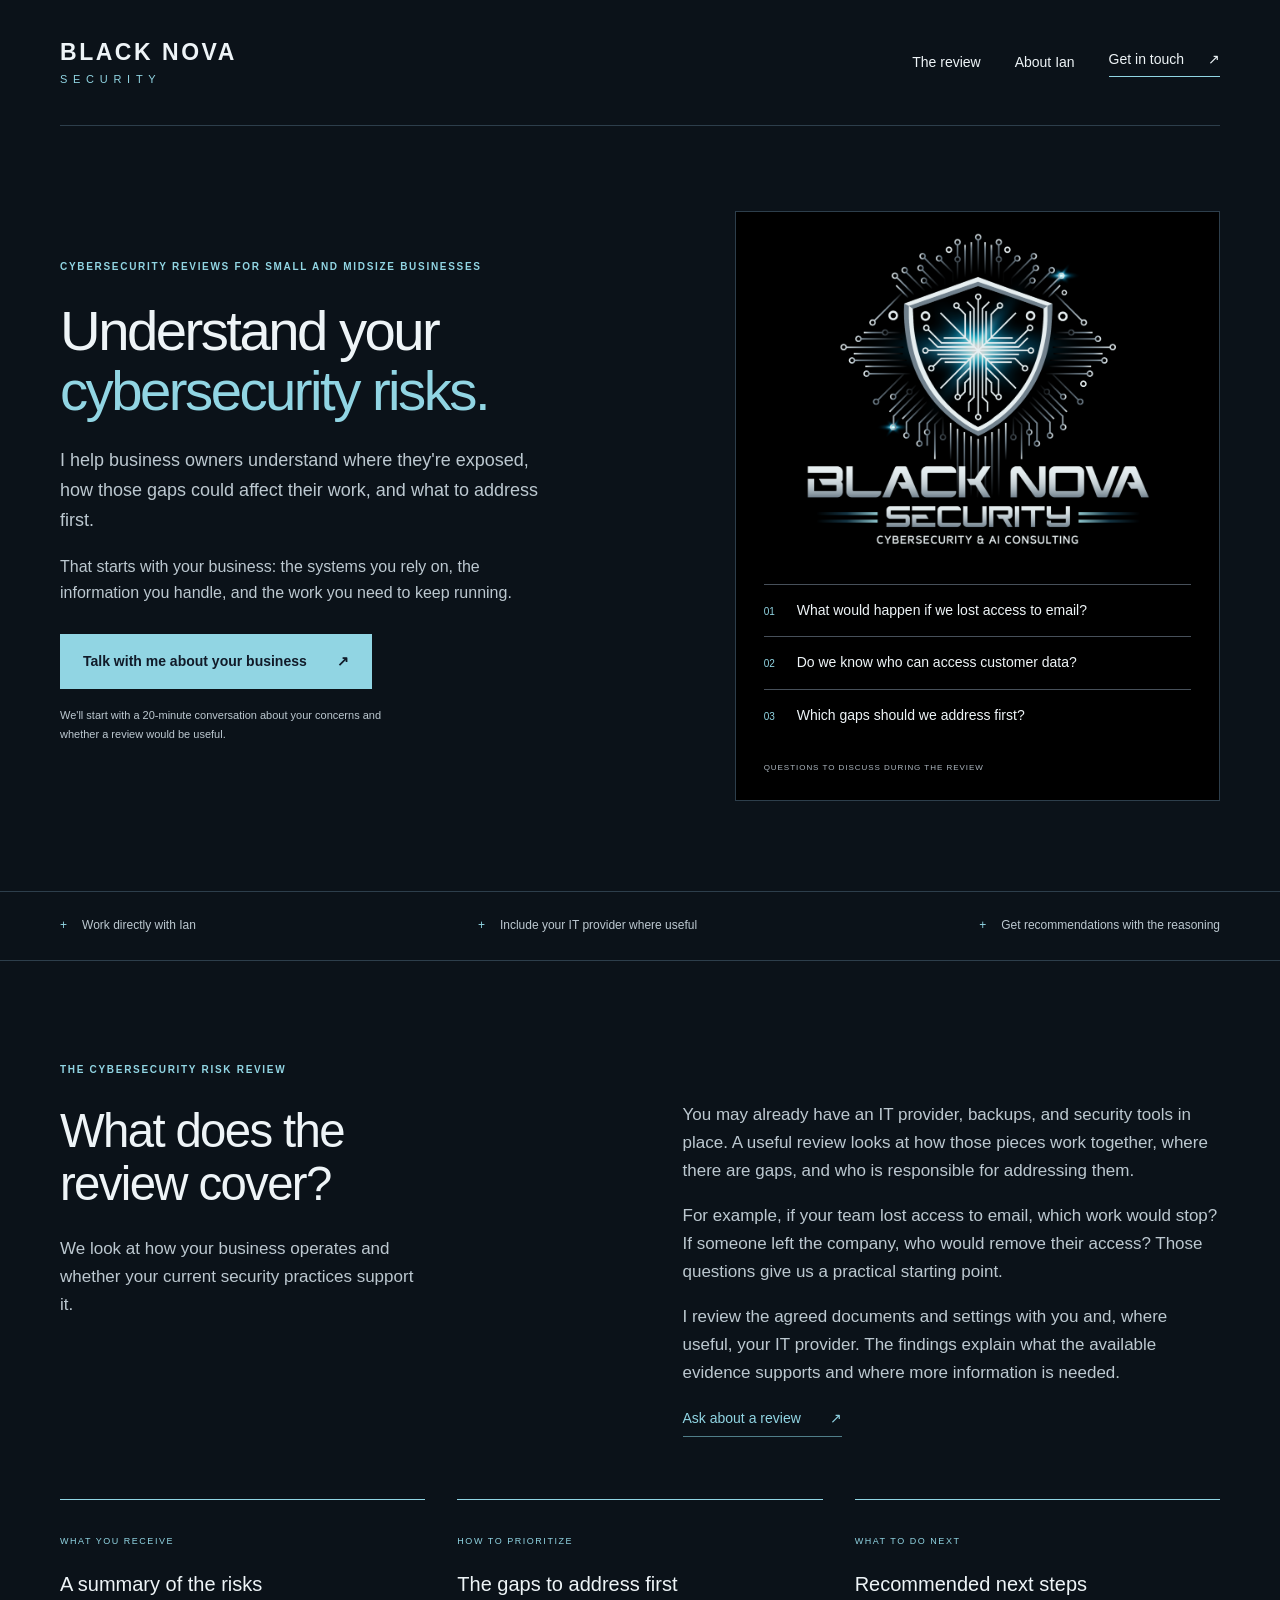
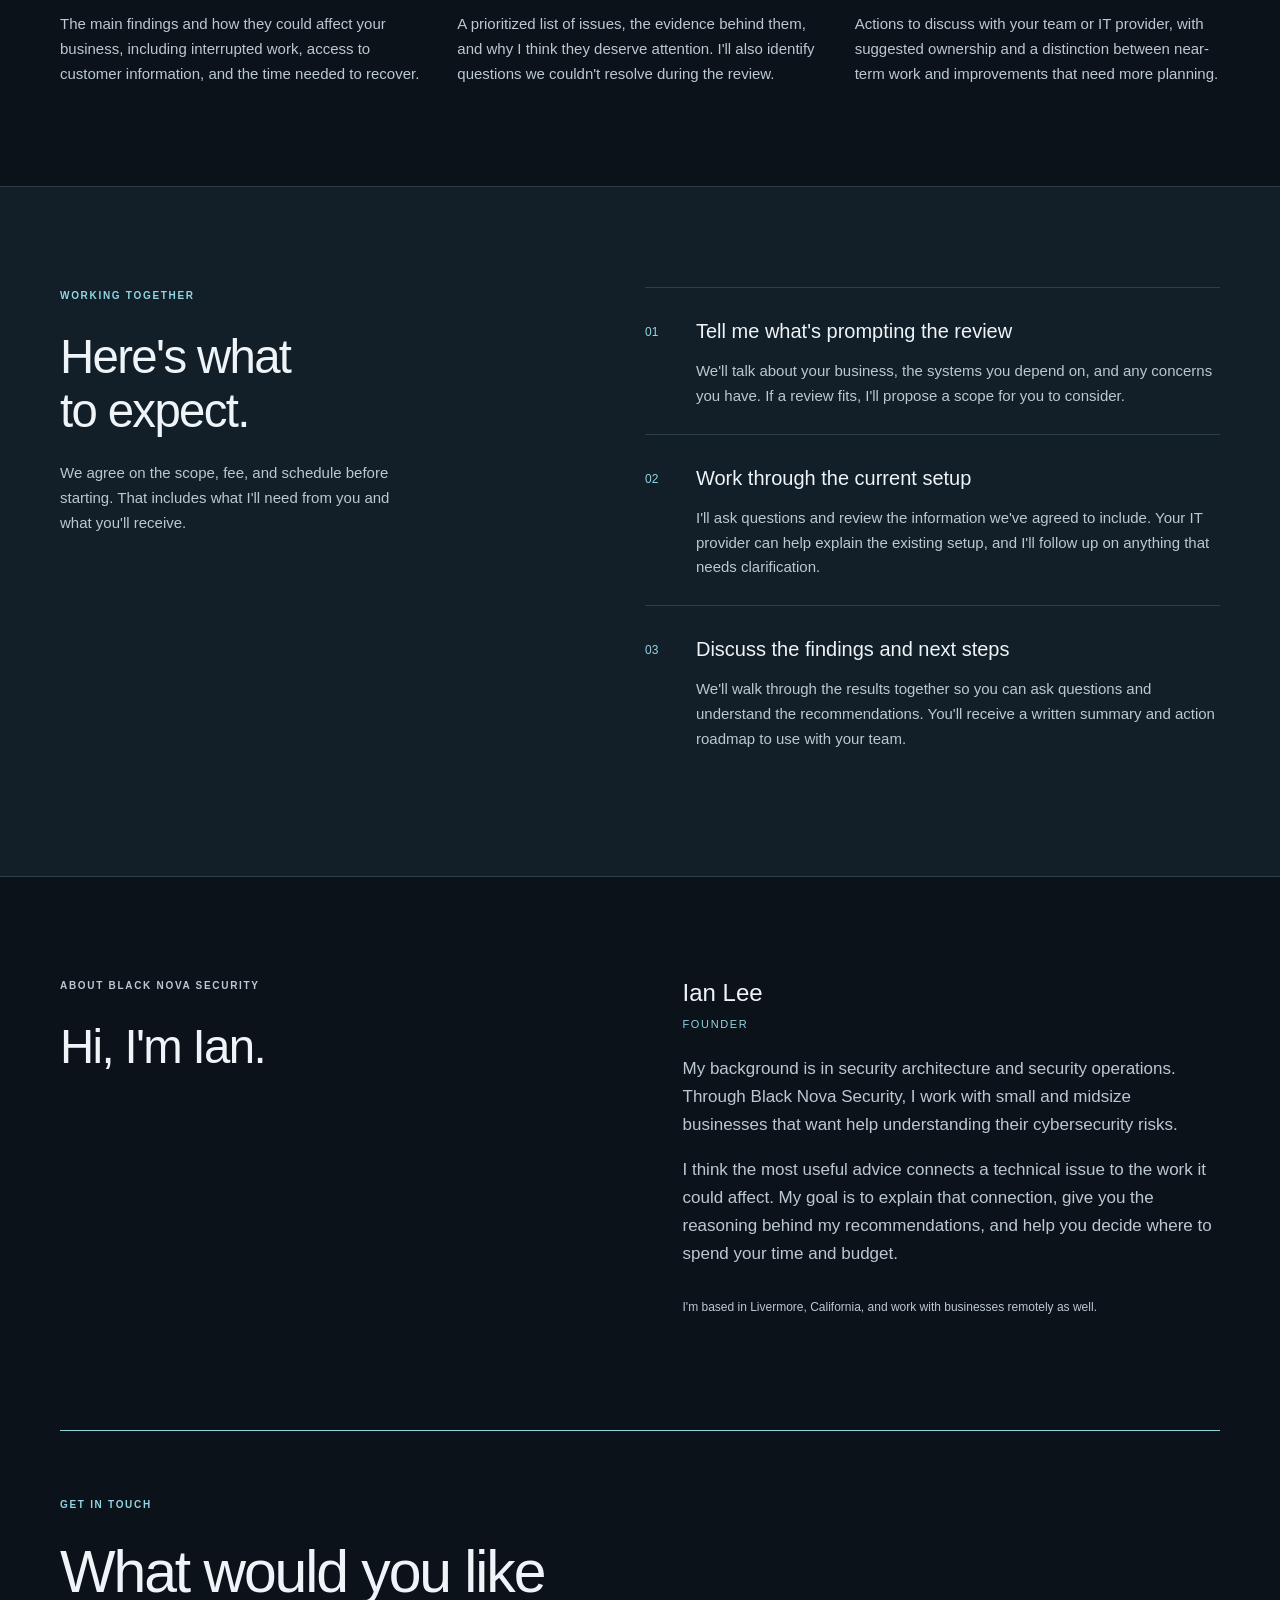
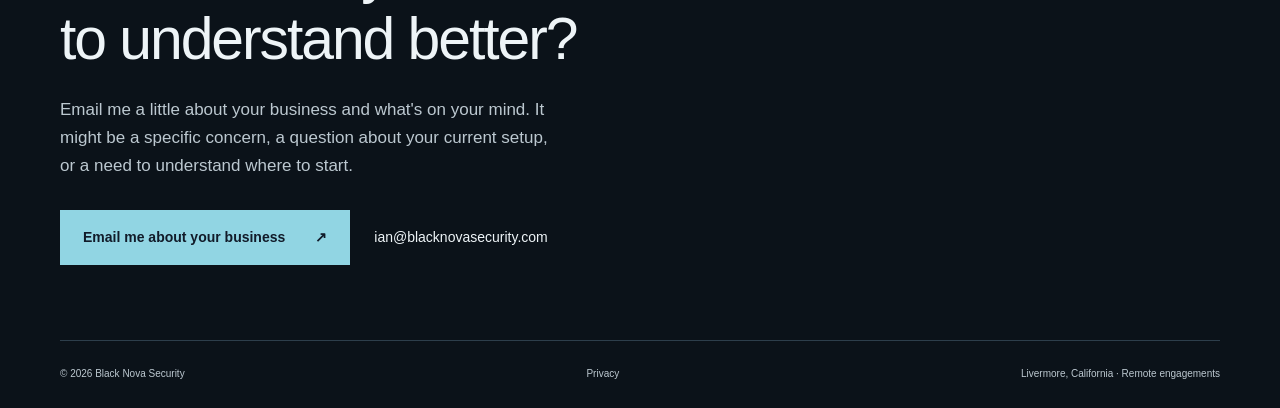
<file: index.html>
<!doctype html>
<html lang="en">
<head>
  <meta charset="utf-8">
  <meta name="viewport" content="width=device-width, initial-scale=1">
  <meta name="description" content="Ian Lee provides independent cybersecurity risk reviews for small and midsize businesses. Understand the gaps, their business impact, and what to address first.">
  <meta name="theme-color" content="#0b1219">
  <title>Black Nova Security | Cybersecurity risk reviews for your business</title>
  <link rel="icon" href="./assets/black-nova-security-logo.png" type="image/png">
  <link rel="stylesheet" href="./styles.css">
  <script defer src="./analytics.js"></script>
</head>
<body>
  <a class="skip" href="#main">Skip to content</a>
  <header class="header wrap">
    <a class="brand" href="#" aria-label="Black Nova Security home"><span class="brand-name">BLACK NOVA<span>SECURITY</span></span></a>
    <nav aria-label="Main navigation"><a href="#review">The review</a><a href="#about">About Ian</a><a class="nav-contact" href="#contact">Get in touch <span aria-hidden="true">&#8599;</span></a></nav>
  </header>
  <main id="main">
    <section class="hero wrap" aria-labelledby="hero-title">
      <div class="hero-copy">
        <p class="eyebrow">Cybersecurity reviews for small and midsize businesses</p>
        <h1 id="hero-title">Understand your<br><em>cybersecurity risks.</em></h1>
        <p class="intro">I help business owners understand where they're exposed, how those gaps could affect their work, and what to address first.</p>
        <p class="hero-context">That starts with your business: the systems you rely on, the information you handle, and the work you need to keep running.</p>
        <a class="button" href="mailto:ian@blacknovasecurity.com?subject=Cybersecurity%20review%20for%20my%20business">Talk with me about your business <span aria-hidden="true">&#8599;</span></a>
        <p class="micro">We'll start with a 20-minute conversation about your concerns and whether a review would be useful.</p>
      </div>
      <aside class="hero-panel" aria-label="Questions we can explore in a risk review">
        <img class="hero-logo" src="./assets/black-nova-security-logo.png" width="2048" height="1727" alt="Black Nova Security. Cybersecurity and AI Consulting.">
        <div class="questions"><p><span>01</span> What would happen if we lost access to email?</p><p><span>02</span> Do we know who can access customer data?</p><p><span>03</span> Which gaps should we address first?</p></div>
        <span class="panel-foot">QUESTIONS TO DISCUSS DURING THE REVIEW</span>
      </aside>
    </section>
    <div class="principles"><div class="wrap"><span>Work directly with Ian</span><span>Include your IT provider where useful</span><span>Get recommendations with the reasoning</span></div></div>
    <section class="section wrap review" id="review" aria-labelledby="review-title">
      <div>
        <p class="eyebrow">The cybersecurity risk review</p>
        <h2 id="review-title">What does the<br>review cover?</h2>
        <p class="section-intro">We look at how your business operates and whether your current security practices support it.</p>
      </div>
      <div class="review-copy">
        <p>You may already have an IT provider, backups, and security tools in place. A useful review looks at how those pieces work together, where there are gaps, and who is responsible for addressing them.</p>
        <p>For example, if your team lost access to email, which work would stop? If someone left the company, who would remove their access? Those questions give us a practical starting point.</p>
        <p>I review the agreed documents and settings with you and, where useful, your IT provider. The findings explain what the available evidence supports and where more information is needed.</p>
        <a class="text-link" href="#contact">Ask about a review <span aria-hidden="true">&#8599;</span></a>
      </div>
      <div class="deliverables">
        <article><span class="number">WHAT YOU RECEIVE</span><h3>A summary of the risks</h3><p>The main findings and how they could affect your business, including interrupted work, access to customer information, and the time needed to recover.</p></article>
        <article><span class="number">HOW TO PRIORITIZE</span><h3>The gaps to address first</h3><p>A prioritized list of issues, the evidence behind them, and why I think they deserve attention. I'll also identify questions we couldn't resolve during the review.</p></article>
        <article><span class="number">WHAT TO DO NEXT</span><h3>Recommended next steps</h3><p>Actions to discuss with your team or IT provider, with suggested ownership and a distinction between near-term work and improvements that need more planning.</p></article>
      </div>
    </section>
    <section class="process section" aria-labelledby="process-title">
      <div class="wrap">
        <div class="process-heading"><p class="eyebrow">Working together</p><h2 id="process-title">Here's what<br>to expect.</h2><p>We agree on the scope, fee, and schedule before starting. That includes what I'll need from you and what you'll receive.</p></div>
        <ol class="steps">
          <li><h3>Tell me what's prompting the review</h3><p>We'll talk about your business, the systems you depend on, and any concerns you have. If a review fits, I'll propose a scope for you to consider.</p></li>
          <li><h3>Work through the current setup</h3><p>I'll ask questions and review the information we've agreed to include. Your IT provider can help explain the existing setup, and I'll follow up on anything that needs clarification.</p></li>
          <li><h3>Discuss the findings and next steps</h3><p>We'll walk through the results together so you can ask questions and understand the recommendations. You'll receive a written summary and action roadmap to use with your team.</p></li>
        </ol>
      </div>
    </section>
    <section class="section wrap about" id="about" aria-labelledby="about-title">
      <div><p class="eyebrow">About Black Nova Security</p><h2 id="about-title">Hi, I'm Ian.</h2></div>
      <div><p class="founder">Ian Lee <span>Founder</span></p><p>My background is in security architecture and security operations. Through Black Nova Security, I work with small and midsize businesses that want help understanding their cybersecurity risks.</p><p>I think the most useful advice connects a technical issue to the work it could affect. My goal is to explain that connection, give you the reasoning behind my recommendations, and help you decide where to spend your time and budget.</p><p class="aside-note">I'm based in Livermore, California, and work with businesses remotely as well.</p></div>
    </section>
    <section class="contact wrap" id="contact" aria-labelledby="contact-title">
      <p class="eyebrow">Get in touch</p><h2 id="contact-title">What would you like<br>to understand better?</h2><p>Email me a little about your business and what's on your mind. It might be a specific concern, a question about your current setup, or a need to understand where to start.</p><a class="button" href="mailto:ian@blacknovasecurity.com?subject=Cybersecurity%20review%20for%20my%20business">Email me about your business <span aria-hidden="true">&#8599;</span></a><a class="email" href="mailto:ian@blacknovasecurity.com">ian@blacknovasecurity.com</a>
    </section>
  </main>
  <footer class="wrap"><span>&copy; 2026 Black Nova Security</span><span><a href="./privacy.html">Privacy</a> <button id="analytics-settings" class="privacy-button" type="button" hidden>Analytics preferences</button></span><span>Livermore, California &middot; Remote engagements</span></footer>
  <section id="analytics-consent" class="consent-panel" aria-labelledby="consent-title" hidden>
    <h2 id="consent-title">Optional website analytics</h2>
    <p>May we use Google Analytics cookies to measure visits and contact-link clicks? You can use the full site without accepting. <a href="./privacy.html">Privacy details</a></p>
    <div><button type="button" id="analytics-decline">Decline</button><button type="button" id="analytics-accept">Accept analytics</button></div>
  </section>
</body>
</html>
</file>
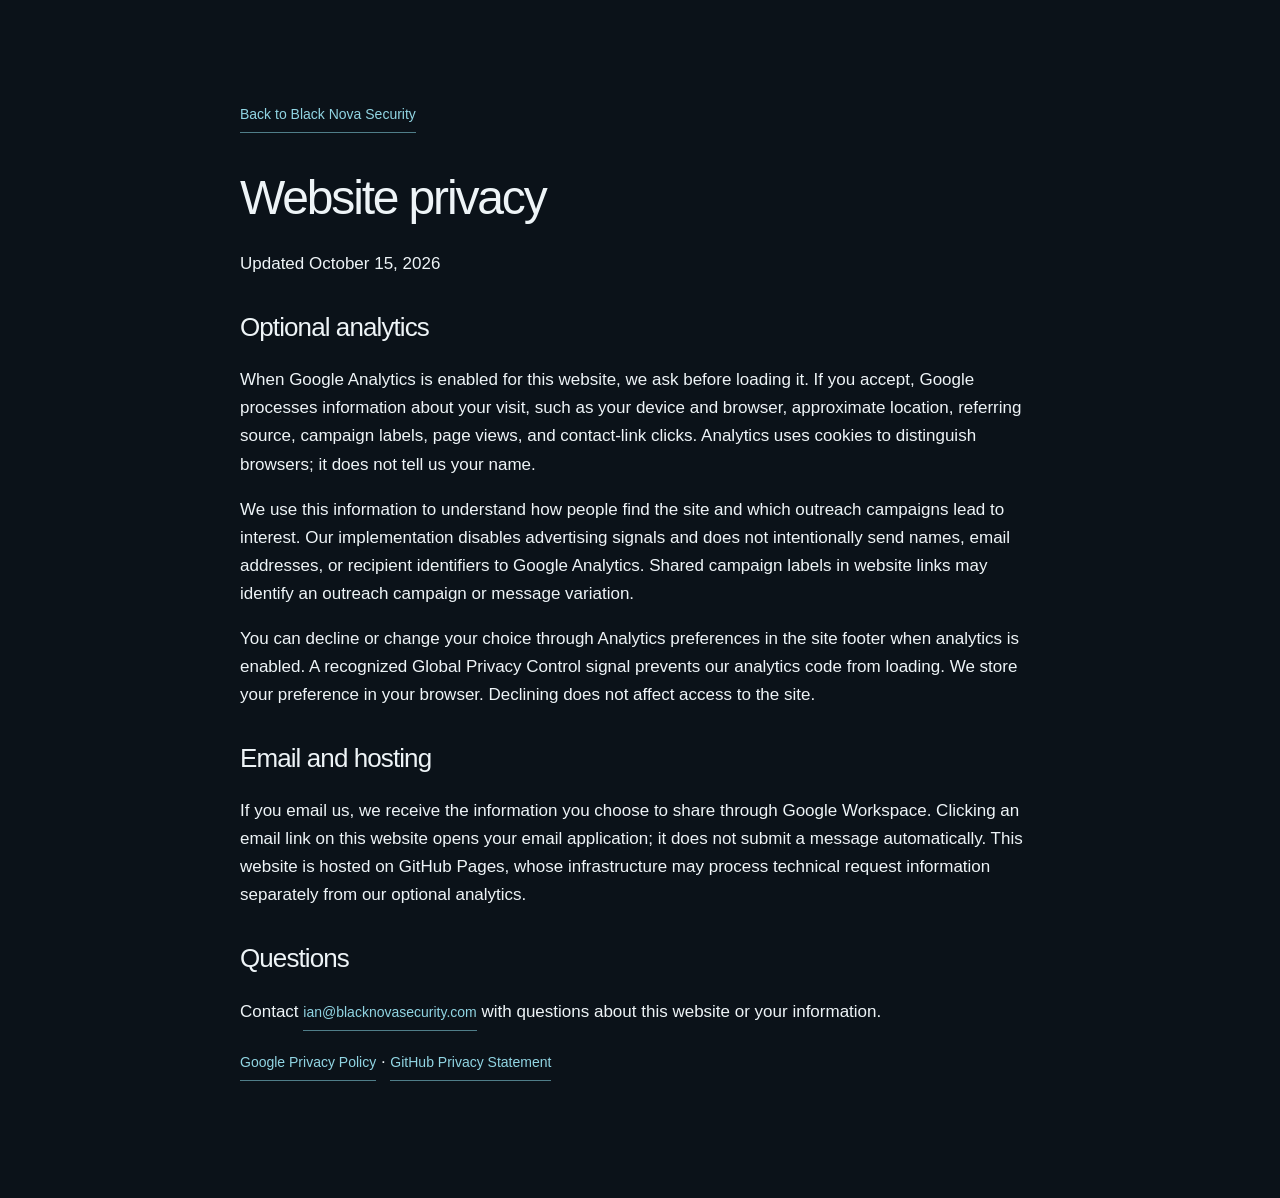
<file: privacy.html>
<!doctype html>
<html lang="en"><head><meta charset="utf-8"><meta name="viewport" content="width=device-width,initial-scale=1"><title>Privacy | Black Nova Security</title><link rel="stylesheet" href="./styles.css"></head>
<body><main class="section wrap privacy-copy"><a class="text-link" href="./">Back to Black Nova Security</a><h1>Website privacy</h1><p>Updated October 15, 2026</p>
<h2>Optional analytics</h2><p>When Google Analytics is enabled for this website, we ask before loading it. If you accept, Google processes information about your visit, such as your device and browser, approximate location, referring source, campaign labels, page views, and contact-link clicks. Analytics uses cookies to distinguish browsers; it does not tell us your name.</p>
<p>We use this information to understand how people find the site and which outreach campaigns lead to interest. Our implementation disables advertising signals and does not intentionally send names, email addresses, or recipient identifiers to Google Analytics. Shared campaign labels in website links may identify an outreach campaign or message variation.</p>
<p>You can decline or change your choice through Analytics preferences in the site footer when analytics is enabled. A recognized Global Privacy Control signal prevents our analytics code from loading. We store your preference in your browser. Declining does not affect access to the site.</p>
<h2>Email and hosting</h2><p>If you email us, we receive the information you choose to share through Google Workspace. Clicking an email link on this website opens your email application; it does not submit a message automatically. This website is hosted on GitHub Pages, whose infrastructure may process technical request information separately from our optional analytics.</p>
<h2>Questions</h2><p>Contact <a class="text-link" href="mailto:ian@blacknovasecurity.com">ian@blacknovasecurity.com</a> with questions about this website or your information.</p>
<p><a class="text-link" href="https://policies.google.com/privacy">Google Privacy Policy</a> · <a class="text-link" href="https://docs.github.com/en/site-policy/privacy-policies/github-general-privacy-statement">GitHub Privacy Statement</a></p>
</main></body></html>
</file>
<file: styles.css>
:root{--bg:#111b29;--panel:#182434;--ink:#f2f0e9;--muted:#bcc3ca;--gold:#d5b57e;--line:#34404c}*{box-sizing:border-box}html{scroll-behavior:smooth;scroll-padding-top:30px}body{margin:0;background:var(--bg);color:var(--ink);font-family:Arial,Helvetica,sans-serif;font-size:17px;line-height:1.65}a{color:inherit;text-decoration:none}a:focus-visible{outline:3px solid var(--gold);outline-offset:6px}.wrap{width:min(1160px,calc(100% - 96px));margin:auto}.header{display:flex;align-items:center;justify-content:space-between;min-height:126px;border-bottom:1px solid var(--line)}.brand-name{font-size:23px;letter-spacing:.11em;font-weight:700;line-height:1.15;display:block}.brand-name span{display:block;font-size:11px;font-weight:400;letter-spacing:.52em;margin-top:8px;color:var(--gold)}nav{display:flex;gap:34px;font-size:14px;align-items:center}nav a:hover,.text-link:hover,.email:hover{color:var(--gold)}.nav-contact{border-bottom:1px solid var(--gold);padding-bottom:5px}.nav-contact span{margin-left:20px}.hero{display:grid;grid-template-columns:1.25fr 1fr;gap:68px;align-items:center;padding:85px 0 90px}.eyebrow{text-transform:uppercase;font-size:10px;font-weight:700;letter-spacing:.17em;color:var(--gold);line-height:1.8;margin:0 0 25px}h1,h2,h3,p{margin-top:0}h1{font-size:clamp(48px,5.4vw,73px);line-height:1.06;letter-spacing:-.045em;margin-bottom:26px;font-weight:500}h1 em{font-style:normal;color:var(--gold)}.intro{font-size:18px;color:var(--muted);max-width:490px;margin-bottom:31px}.button{display:inline-flex;gap:30px;align-items:center;background:var(--gold);color:#111b29;padding:16px 23px;font-size:14px;font-weight:700;transition:background .15s,transform .15s}.button:hover{background:#ebcf9f;transform:translateY(-2px)}.micro{font-size:11px;color:var(--muted);margin-top:17px;max-width:350px}.hero-panel{background:linear-gradient(140deg,#223142,#172332);border:1px solid #3b4653;padding:32px;min-height:462px;position:relative;overflow:hidden}.panel-label{font-size:12px;color:var(--muted)}.orbit{height:214px;position:relative;display:grid;place-items:center}.orbit:before,.orbit:after,.orbit-inner{content:"";position:absolute;border:1px solid #647079;border-radius:50%;width:170px;height:170px}.orbit:after{width:226px;height:98px;transform:rotate(-33deg);border-color:#77694f}.orbit-inner{width:104px;height:104px;border-color:#85765a}.nova{font-size:100px;line-height:1;color:var(--gold);filter:drop-shadow(0 0 22px #d5b57e30)}.questions p{font-size:14px;border-top:1px solid #47505a;padding:14px 0;margin:0}.questions span{font-size:10px;color:var(--gold);margin-right:18px}.panel-foot{display:block;font-size:8px;letter-spacing:.12em;color:#adb7c0;margin-top:20px}.principles{border-top:1px solid var(--line);border-bottom:1px solid var(--line)}.principles .wrap{display:flex;justify-content:space-between;padding:24px 0;font-size:12px;color:var(--muted)}.principles span:before{content:"+";color:var(--gold);margin-right:15px}.section{padding-top:100px;padding-bottom:100px}h2{font-size:clamp(34px,3.7vw,48px);font-weight:500;line-height:1.13;letter-spacing:-.035em;margin-bottom:24px}.review{display:grid;grid-template-columns:1fr 1fr;gap:50px 85px}.section-intro{max-width:370px;color:var(--muted)}.review-copy{padding-top:40px;color:var(--muted)}.text-link{display:inline-block;color:var(--gold);font-size:14px;border-bottom:1px solid #77694f;padding-bottom:6px}.text-link span{margin-left:25px}.deliverables{grid-column:1/-1;display:grid;grid-template-columns:repeat(3,1fr);gap:32px;margin-top:12px}.deliverables article{border-top:1px solid var(--gold);padding-top:25px}.number{font-size:9px;letter-spacing:.17em;color:var(--gold)}h3{font-size:20px;font-weight:500;line-height:1.3;margin:18px 0 15px}.deliverables p,.steps p{font-size:15px;color:var(--muted);margin-bottom:0}.process{background:var(--panel);border-block:1px solid var(--line)}.process .wrap{display:grid;grid-template-columns:1fr 1.15fr;gap:85px}.process-heading>p:last-child{color:var(--muted);font-size:15px;max-width:330px}.steps{list-style:none;counter-reset:steps;margin:0;padding:0}.steps li{counter-increment:steps;border-top:1px solid var(--line);padding:20px 0 25px 51px;position:relative}.steps li:before{content:"0" counter(steps);position:absolute;left:0;top:35px;color:var(--gold);font-size:12px}.steps h3{margin-top:10px}.about{display:grid;grid-template-columns:1fr 1fr;gap:85px}.about p{color:var(--muted)}.founder{font-size:24px;color:var(--ink)!important;line-height:1.3}.founder span{display:block;color:var(--gold);font-size:11px;text-transform:uppercase;letter-spacing:.15em;margin-top:8px}.aside-note{font-size:12px;margin-top:30px}.contact{border-top:1px solid var(--gold);padding:65px 0 75px}.contact h2{font-size:clamp(38px,4.6vw,60px)}.contact>p:not(.eyebrow){max-width:500px;color:var(--muted);margin-bottom:30px}.email{display:inline-block;margin-left:24px;font-size:14px}footer{border-top:1px solid var(--line);padding:25px 0;display:flex;justify-content:space-between;font-size:10px;color:var(--muted)}.skip{position:absolute;left:20px;top:-100px;background:var(--gold);color:var(--bg);padding:10px;z-index:10}.skip:focus{top:10px}@media(max-width:900px){.wrap{width:calc(100% - 48px)}.hero{gap:30px;grid-template-columns:1.1fr 1fr}.hero-panel{padding:24px}h1{font-size:52px}.review,.process .wrap,.about{gap:45px}.deliverables{gap:24px}.email{display:block;margin:22px 0 0}}@media(max-width:650px){.header{min-height:104px}.brand-name{font-size:18px}.brand-name span{font-size:9px}nav{gap:18px}nav>a:not(.nav-contact){display:none}.hero{grid-template-columns:1fr;padding:55px 0;gap:35px}h1{font-size:54px}.eyebrow{font-size:9px}.hero-panel{min-height:auto}.orbit{height:190px}.principles .wrap{flex-direction:column;gap:10px;padding:20px 0}.section{padding-block:65px}.review,.about,.process .wrap{grid-template-columns:1fr;gap:22px}.review-copy{padding-top:0}.deliverables{grid-template-columns:1fr;gap:30px}.steps{margin-top:10px}.contact{padding-block:55px}footer{gap:20px;flex-wrap:wrap}.button{gap:20px;font-size:13px}.intro{font-size:17px}}@media(prefers-reduced-motion:reduce){html{scroll-behavior:auto}.button{transition:none}.button:hover{transform:none}}

/* Brand palette and supplied emblem */
:root{--bg:#0b1219;--panel:#121e28;--ink:#eef4f7;--muted:#bcc8d0;--gold:#91d5e3;--line:#2d3e4b}.hero-panel{background:#000;border-color:#2d3e4b;padding:0 28px 26px}.hero-logo{display:block;width:100%;height:auto;margin:0 auto 12px}.questions{margin-top:0}.button:hover{background:#b3e9f2}.text-link{border-bottom-color:#507e89}@media(max-width:650px){.hero-panel{padding:0 22px 24px}.hero-logo{max-width:420px}}

[hidden]{display:none!important}.privacy-button{background:none;border:0;color:inherit;font:inherit;text-decoration:underline;cursor:pointer;margin-left:12px}.consent-panel{position:fixed;bottom:18px;left:24px;right:24px;max-width:610px;margin-left:auto;padding:22px;background:#182434;border:1px solid #91d5e3;z-index:20;box-shadow:0 10px 40px #0008}.consent-panel h2{font-size:20px;margin-bottom:10px}.consent-panel p{font-size:14px;margin-bottom:16px}.consent-panel a{text-decoration:underline}.consent-panel div{display:flex;gap:12px;flex-wrap:wrap}.consent-panel button{font:inherit;font-size:14px;cursor:pointer;padding:9px 16px;border:1px solid #91d5e3;background:transparent;color:#eef4f7}.consent-panel button:hover{background:#2d3e4b}.consent-panel button:focus-visible,.privacy-button:focus-visible{outline:3px solid #91d5e3;outline-offset:4px}.privacy-copy{max-width:800px}.privacy-copy h1{font-size:48px;margin-top:40px}.privacy-copy h2{font-size:26px;margin-top:35px}

/* Copy revision: explanatory hero text */
.hero-context{font-size:16px;color:var(--muted);max-width:490px;margin-bottom:28px}.hero-copy h1{font-size:clamp(40px,4.4vw,60px);overflow-wrap:normal}.hero-copy .intro{margin-bottom:18px}@media(max-width:900px){.hero-copy h1{font-size:clamp(32px,4.4vw,48px)}}@media(max-width:650px){.hero-copy h1{font-size:clamp(30px,7.5vw,48px)}}
</file>
